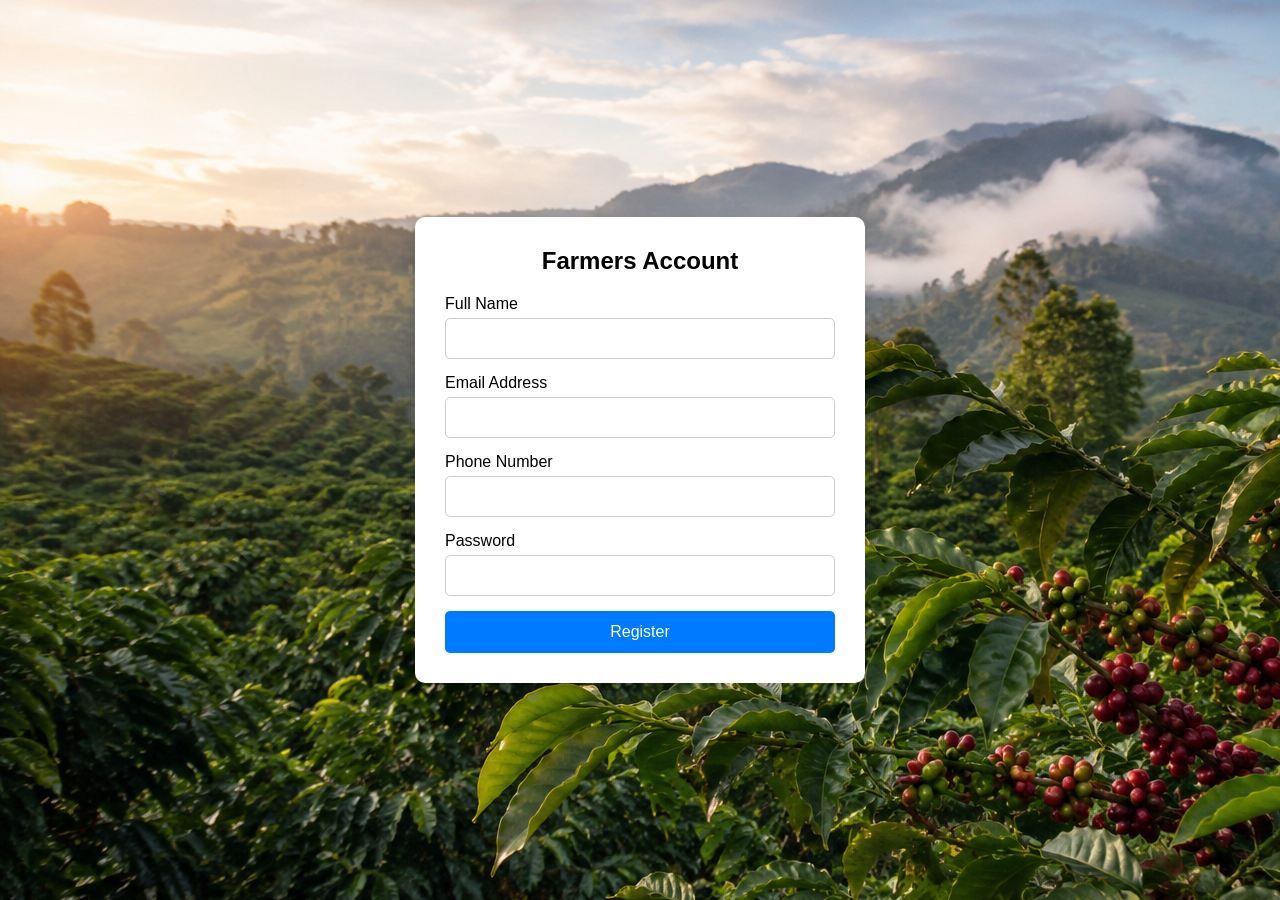
<file: Basic/interactive-form/index.html>
<!DOCTYPE html>
<html lang="en">
<head>
    <meta charset="UTF-8">
    <meta name="viewport" content="width=device-width, initial-scale=1.0">
    <title>Interactive Validation Form</title>
    <link rel="stylesheet" href="style.css">
</head>
<body>

<div class="container">

    <form id="registrationForm">

        <h2>Farmers Account</h2>

        <div class="form-group">
            <label>Full Name</label>
            <input type="text" id="name">
            <small class="error"></small>
        </div>

        <div class="form-group">
            <label>Email Address</label>
            <input type="email" id="email">
            <small class="error"></small>
        </div>

        <div class="form-group">
            <label>Phone Number</label>
            <input type="text" id="phone">
            <small class="error"></small>
        </div>

        <div class="form-group">
            <label>Password</label>
            <input type="password" id="password">
            <small class="error"></small>
        </div>

        <button type="submit">Register</button>

        <p id="successMessage"></p>

    </form>

</div>

<script src="script.js"></script>

</body>
</html>
</file>
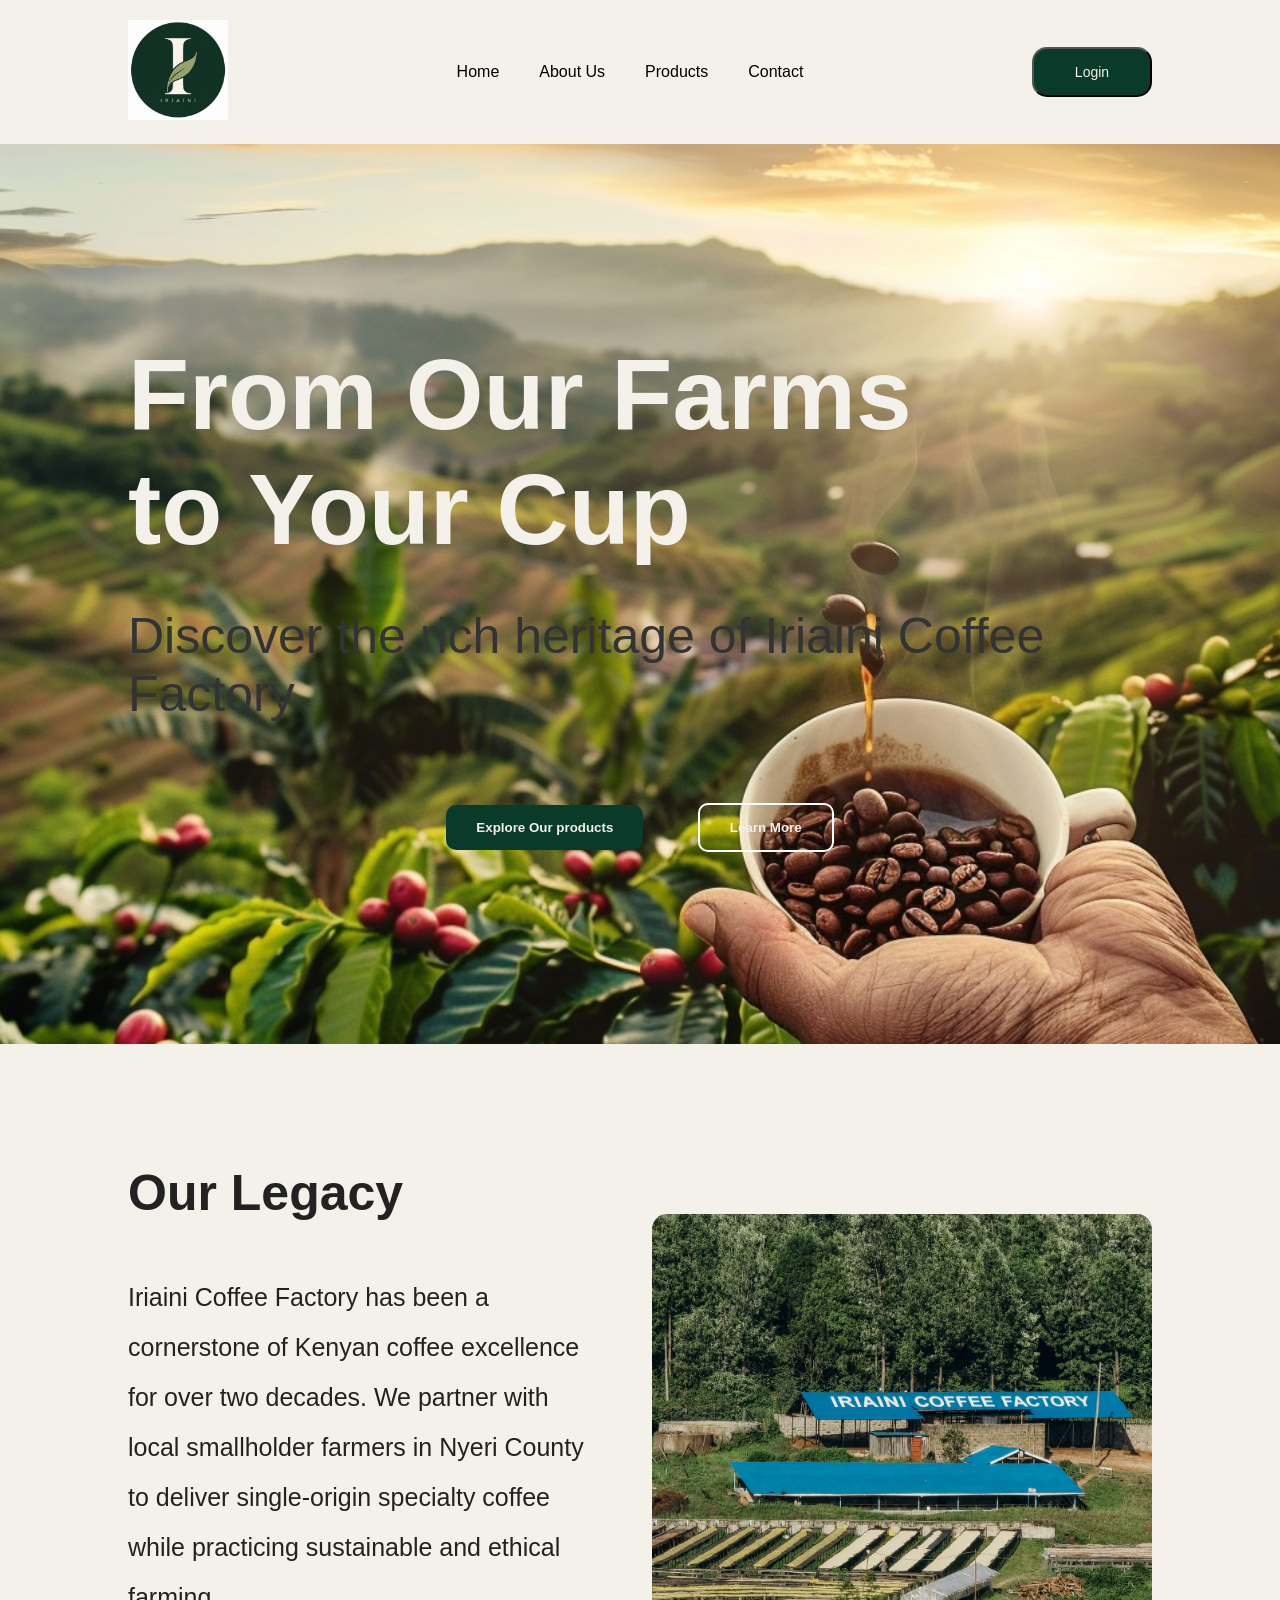
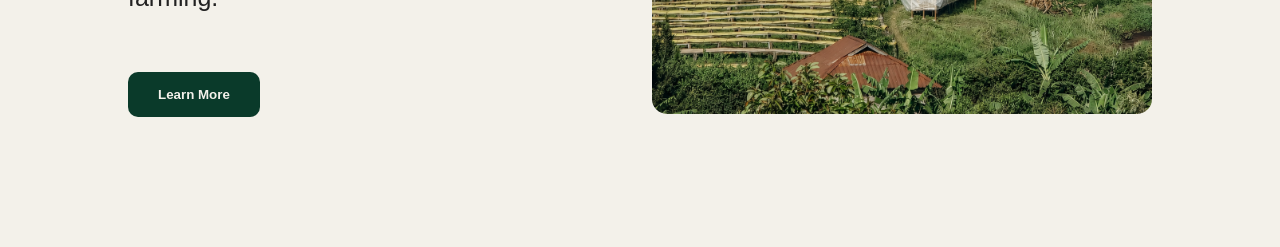
<file: Basic/responsive-landing-page/index.html>
<!doctype html>
<html lang="en">
  <head>
    <meta charset="UTF-8" />
    <meta name="viewport" content="width=device-width, initial-scale=1.0" />
    <link rel="shortcut icon" href="images/favicon.ico" type="image/x-icon" />
    <title>Iriaini Coffee Factory | Premium Kenyan Coffee</title>
    <link rel="stylesheet" href="style.css" />
  </head>
  <body>
    <!-- Navbar -->
    <nav class="navbar">
      <div class="logo">
        <img src="images/Iriaini.png" alt="" />
      </div>
      <div class="menu-links">
        <ul>
          <li><a href="#home">Home</a></li>
          <li><a href="#about">About Us</a></li>
          <li><a href="#products">Products</a></li>
          <li><a href="#contact">Contact</a></li>
        </ul>
      </div>
      <div class="login-button">
        <button>Login</button>
      </div>
    </nav>

    <!--Hero Section-->
    <section class="hero-section" id="home">
      <div class="hero-info">
        <h1>
          From Our Farms <br />
          to Your Cup
        </h1>
        <p>Discover the rich heritage of Iriaini Coffee Factory</p>
      </div>
      <div class="hero-buttons">
        <button class="primary-btn">Explore Our products</button>
        <button class="secondary-btn">Learn More</button>
      </div>
    </section>

    <!-- Services-->
    <section id="about" class="about-section">
      <div class="about-info">
        <h1>Our Legacy</h1>
        <p>
          Iriaini Coffee Factory has been a cornerstone of Kenyan coffee
          excellence for over two decades. We partner with local smallholder
          farmers in Nyeri County to deliver single-origin specialty coffee
          while practicing sustainable and ethical farming.
        </p>
        <button>Learn More</button>
      </div>
      <div class="about-image">
        <img src="images/factory.png" alt="" />
      </div>
    </section>
  </body>
</html>
</file>
<file: Basic/interactive-form/style.css>
*{
    margin:0;
    padding:0;
    box-sizing:border-box;
    font-family:Arial, sans-serif;
}

body{
    background:#f4f6f9;
    height:100vh;
    display:flex;
    justify-content:center;
    align-items:center;
    background-image: url(images/iriaini.png);
}

.container{
    width:100%;
    max-width:450px;
}

form{
    background:white;
    padding:30px;
    border-radius:10px;
    box-shadow:0 4px 15px rgba(0,0,0,0.1);
}

h2{
    text-align:center;
    margin-bottom:20px;
}

.form-group{
    margin-bottom:15px;
}

label{
    display:block;
    margin-bottom:5px;
}

input{
    width:100%;
    padding:12px;
    border:1px solid #ccc;
    border-radius:5px;
    transition:0.3s;
}

input:focus{
    outline:none;
    border-color:#007bff;
}

.error{
    color:red;
    font-size:0.85rem;
}

.success{
    color:green;
}

button{
    width:100%;
    padding:12px;
    border:none;
    border-radius:5px;
    background:#007bff;
    color:white;
    cursor:pointer;
    font-size:16px;
}

button:hover{
    background:#0056b3;
}

.focused{
    background:#f8fbff;
}
</file>
<file: Basic/responsive-landing-page/style.css>
* {
  margin: 0;
  padding: 0;
  box-sizing: border-box;
  font-family: "Poppins", sans-serif;
}

body {
  background-color: #f3f1ea;
}

.navbar {
  display: flex;
  align-items: center;
  justify-content: space-between;
  padding: 20px 10%;
  border-bottom: #0a3a2a;
  z-index: 1;
}

.navbar .logo img {
  width: 100px;
  cursor: pointer;
}

.menu-links ul {
  display: flex;
  align-items: center;
  flex: 1;
  gap: 40px;
  list-style: none;
}

.menu-links ul li {
  text-align: center;
}

.menu-links ul li a {
  text-decoration: none;
  color: inherit;
}

.login-button button {
  width: 120px;
  padding: 15px 10px;
  border-radius: 15px;
  background-color: #0a3a2a;
  color: #f3f1ea;
  font-weight: 500;
  font-size: 14px;
}

.hero-section {
  height: 100vh;
  background-image: url("images/plantation.jpg");
  background-size: cover;
  background-position: center;
  position: relative;
  display: flex;
  flex-direction: column;
  align-items: center;
  justify-content: center;
  padding: 0 10%;
}

.hero-info h1 {
  font-size: 100px;
  font-weight: 600;
  color: #f3f1ea;
  margin-bottom: 40px;
}

.hero-info p {
  font-size: 50px;
  font-weight: 300;
  color: #333;
  margin-bottom: 80px;
}

.primary-btn {
  padding: 15px 30px;
  border: none;
  border-radius: 10px;
  background: #0a3a2a;
  color: #f3f1ea;
  cursor: pointer;
  font-weight: 600;
  margin-right: 50px;
}

.secondary-btn {
  padding: 15px 30px;
  border: 2px solid white;
  border-radius: 10px;
  background: transparent;
  color: #f3f1ea;
  cursor: pointer;
  font-weight: 600;
}

.about-section {
  margin-top: 40px;
  padding: 80px 10%;
  display: flex;
  align-items: center;
  justify-content: space-between;
  gap: 50px;
}

.about-info {
  position: relative;
  text-align: left;
}

.about-info h1 {
  font-size: 50px;
  font-weight: 600;
  color: #222;
  margin-bottom: 50px;
}

.about-info p {
  font-size: 25px;
  font-weight: 300;
  color: #222;
  margin-bottom: 50px;
  line-height: 2;
}

.about-info button {
  padding: 15px 30px;
  border: none;
  border-radius: 10px;
  background: #0a3a2a;
  color: #f3f1ea;
  cursor: pointer;
  font-weight: 600;
  margin-bottom: 50px;
}

.about-image {
  flex: 1;
}

.about-image img {
  width: 500px;
  border-radius: 15px;
}
</file>
